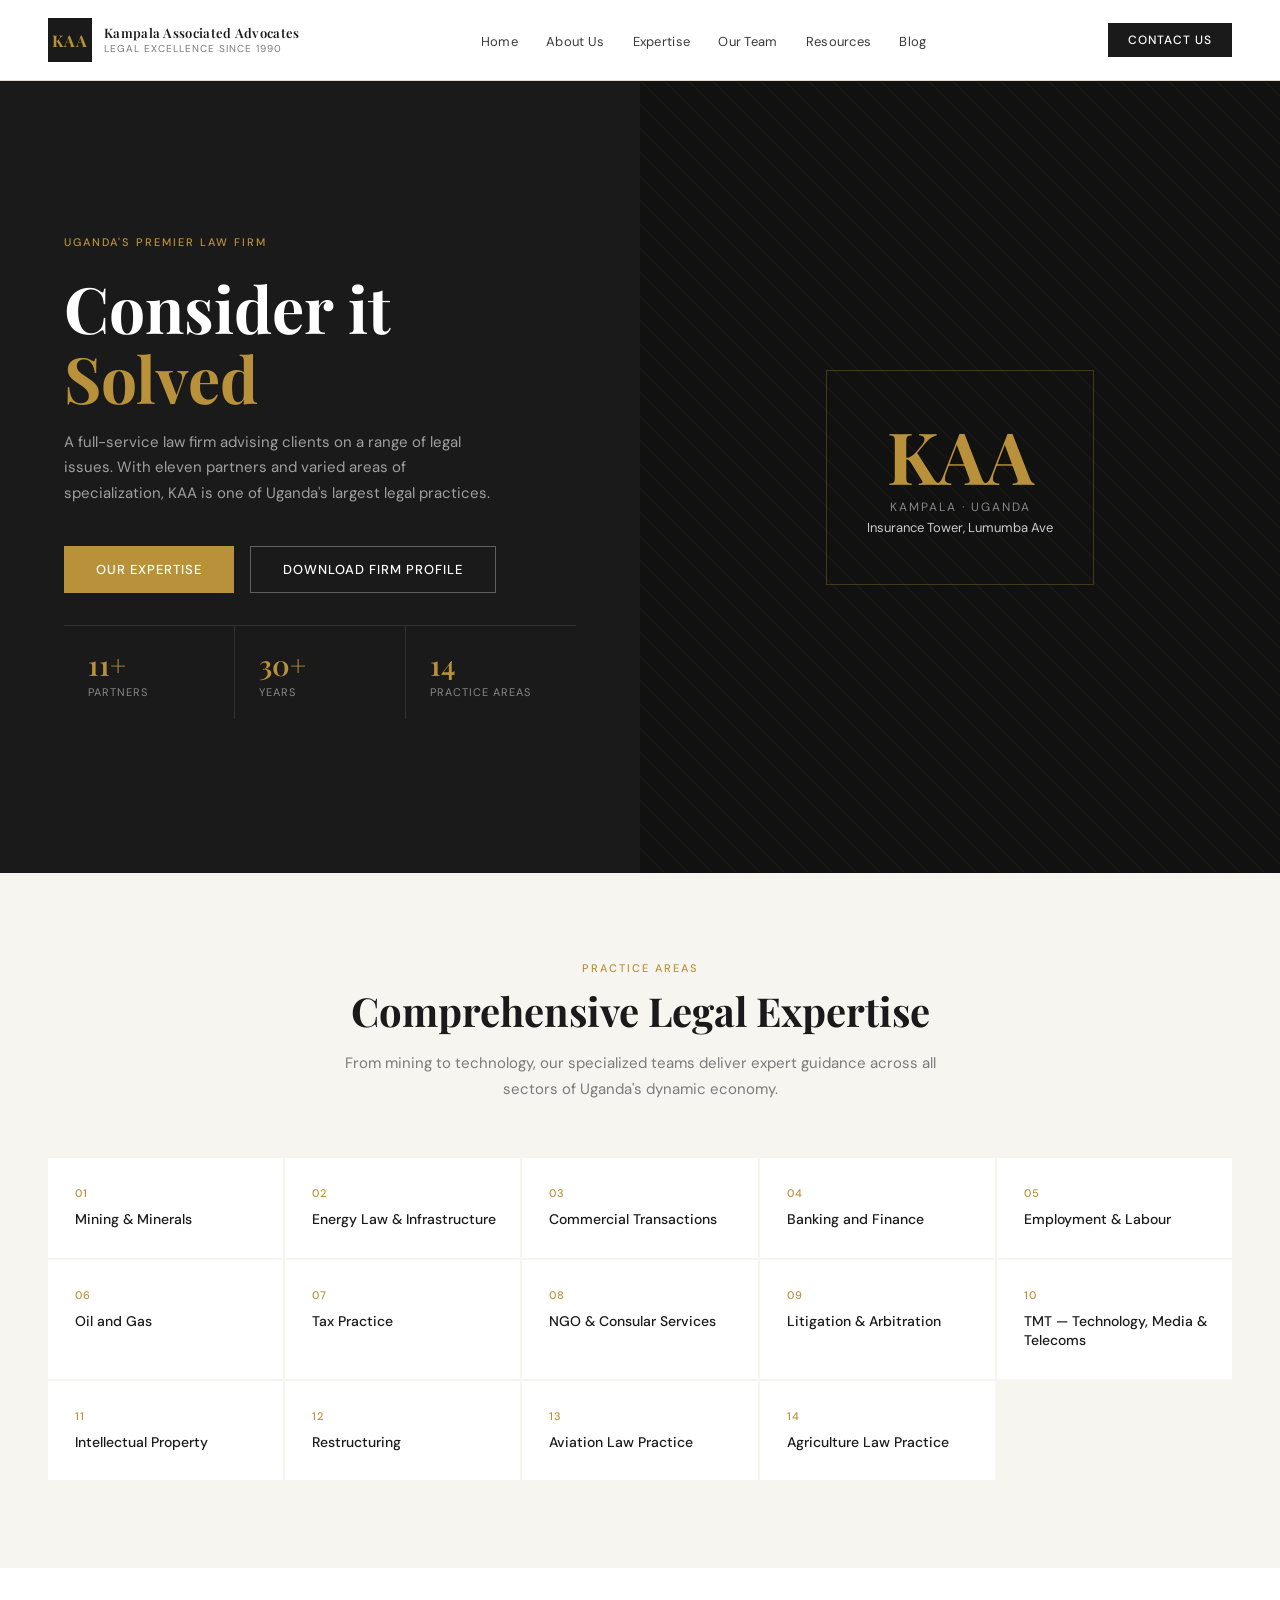
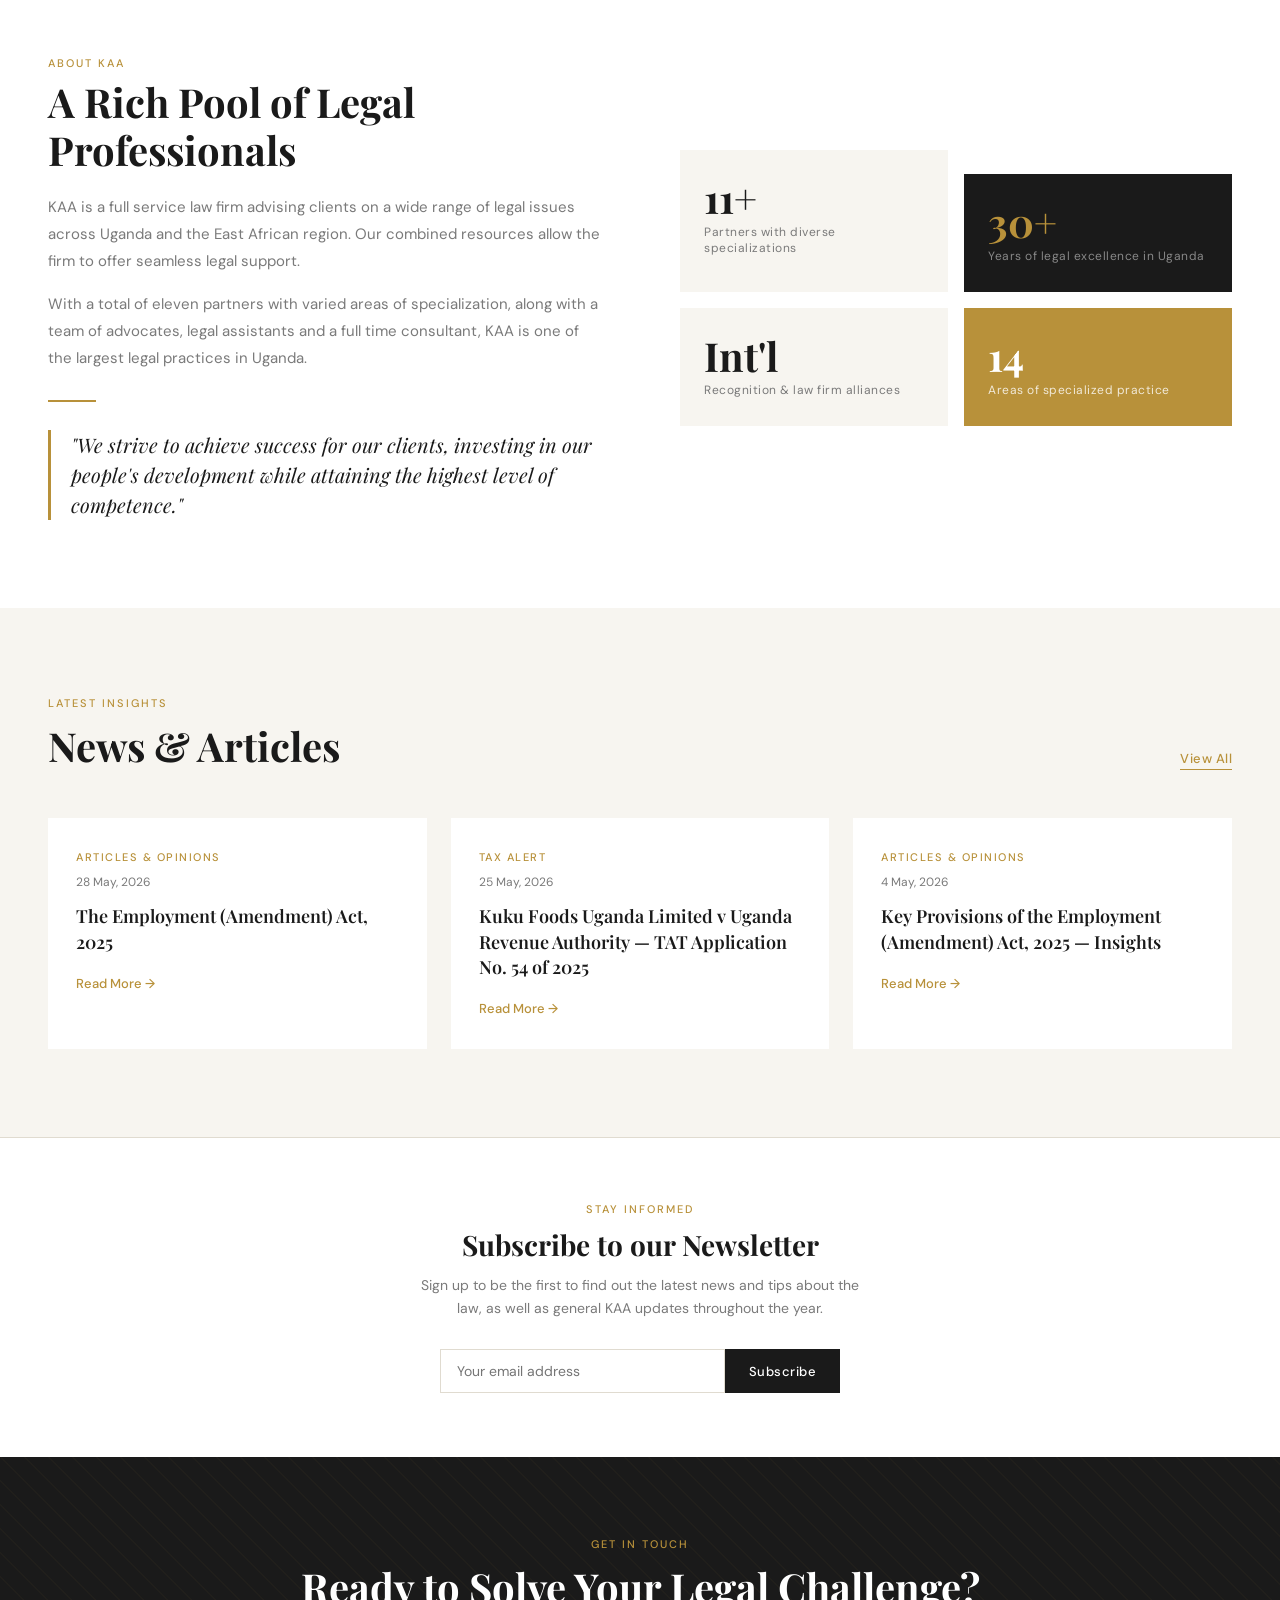
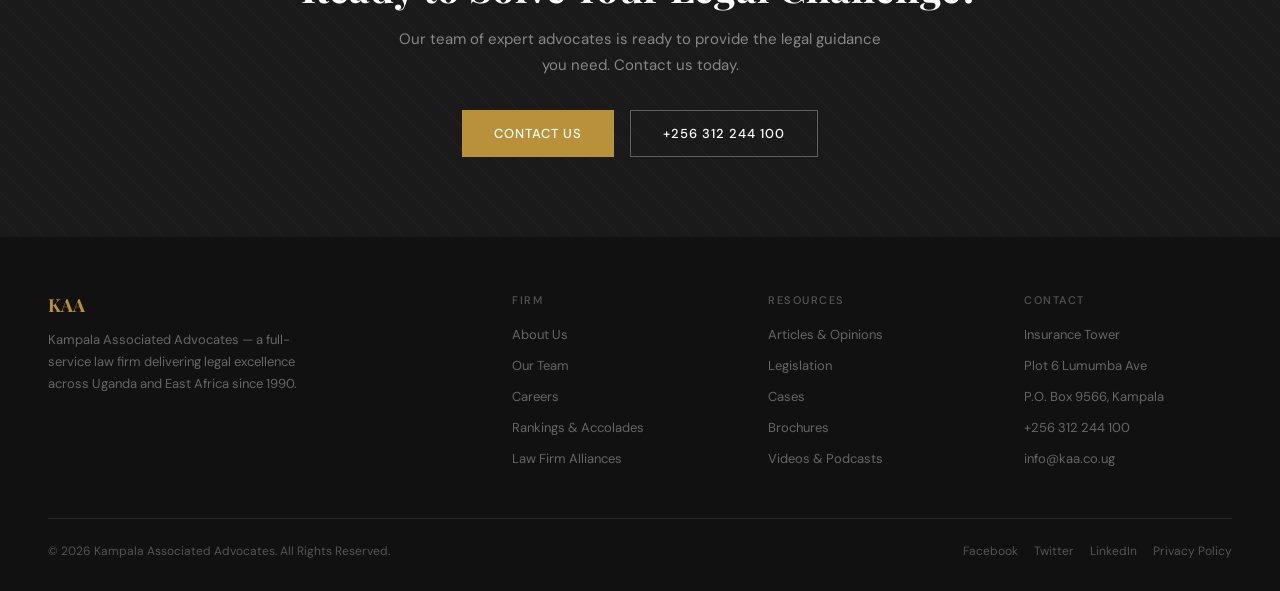
<file: new.html>
<!DOCTYPE html>
<html lang="en">
<head>
<meta charset="UTF-8">
<meta name="viewport" content="width=device-width, initial-scale=1.0">
<title>Consider it Solved — Kampala Associated Advocates (KAA)</title>
<link rel="preconnect" href="https://fonts.googleapis.com">
<link href="https://fonts.googleapis.com/css2?family=Playfair+Display:wght@400;600;700&family=DM+Sans:wght@300;400;500&display=swap" rel="stylesheet">
<style>
  *{margin:0;padding:0;box-sizing:border-box}
  :root{
    --kaa-gold:#B8913A;--kaa-dark:#1a1a1a;--kaa-mid:#2d2d2d;
    --kaa-light:#f7f5f0;--kaa-white:#ffffff;--kaa-border:#e0dbd0;
    --kaa-text:#3a3a3a;--kaa-muted:#7a7a7a;
  }
  body{font-family:'DM Sans',sans-serif;background:var(--kaa-white);color:var(--kaa-text)}
  .site-wrapper{max-width:100%;overflow-x:hidden}

  nav{
    display:flex;align-items:center;justify-content:space-between;
    padding:18px 48px;border-bottom:1px solid var(--kaa-border);
    background:var(--kaa-white);position:sticky;top:0;z-index:100
  }
  .logo{display:flex;align-items:center;gap:12px}
  .logo-mark{
    width:44px;height:44px;background:var(--kaa-dark);
    display:flex;align-items:center;justify-content:center;
    font-family:'Playfair Display',serif;color:var(--kaa-gold);
    font-size:16px;font-weight:700;letter-spacing:1px
  }
  .logo-text{font-family:'Playfair Display',serif;font-size:13px;font-weight:600;color:var(--kaa-dark);line-height:1.3;letter-spacing:0.3px}
  .logo-sub{font-size:10px;color:var(--kaa-muted);font-family:'DM Sans',sans-serif;font-weight:400;letter-spacing:1px;text-transform:uppercase}
  .nav-links{display:flex;gap:28px;list-style:none}
  .nav-links a{font-size:13px;color:var(--kaa-text);text-decoration:none;font-weight:400;letter-spacing:0.3px;transition:color 0.2s}
  .nav-links a:hover{color:var(--kaa-gold)}
  .nav-cta{
    background:var(--kaa-dark);color:var(--kaa-white);
    padding:9px 20px;font-size:12px;letter-spacing:1px;
    text-transform:uppercase;font-weight:500;cursor:pointer;
    border:none;font-family:'DM Sans',sans-serif;transition:background 0.2s
  }
  .nav-cta:hover{background:var(--kaa-gold)}
  .hamburger{display:none;flex-direction:column;gap:5px;cursor:pointer;background:none;border:none;padding:4px}
  .hamburger span{display:block;width:22px;height:2px;background:var(--kaa-dark)}

  .hero{
    display:grid;grid-template-columns:1fr 1fr;min-height:88vh;
    background:var(--kaa-dark);position:relative;overflow:hidden
  }
  .hero-left{
    padding:80px 64px;display:flex;flex-direction:column;justify-content:center;
    position:relative;z-index:2
  }
  .hero-tag{
    display:inline-block;font-size:11px;letter-spacing:2px;text-transform:uppercase;
    color:var(--kaa-gold);margin-bottom:24px;font-weight:500
  }
  .hero-title{
    font-family:'Playfair Display',serif;font-size:clamp(40px,5vw,64px);
    color:var(--kaa-white);font-weight:700;line-height:1.1;margin-bottom:16px
  }
  .hero-title span{color:var(--kaa-gold)}
  .hero-sub{font-size:15px;color:#a0a0a0;line-height:1.7;max-width:440px;margin-bottom:40px}
  .hero-btns{display:flex;gap:16px;flex-wrap:wrap}
  .btn-primary{
    background:var(--kaa-gold);color:var(--kaa-white);padding:14px 32px;
    font-size:13px;letter-spacing:1px;text-transform:uppercase;font-weight:500;
    cursor:pointer;border:none;font-family:'DM Sans',sans-serif;transition:opacity 0.2s
  }
  .btn-primary:hover{opacity:0.88}
  .btn-outline{
    background:transparent;color:var(--kaa-white);padding:14px 32px;
    font-size:13px;letter-spacing:1px;text-transform:uppercase;font-weight:500;
    cursor:pointer;border:1px solid rgba(255,255,255,0.3);font-family:'DM Sans',sans-serif;transition:border-color 0.2s,color 0.2s
  }
  .btn-outline:hover{border-color:var(--kaa-gold);color:var(--kaa-gold)}
  .hero-right{
    background:#111;display:flex;align-items:center;justify-content:center;
    position:relative;overflow:hidden
  }
  .hero-pattern{
    position:absolute;inset:0;
    background-image:repeating-linear-gradient(45deg,rgba(184,145,58,0.05) 0,rgba(184,145,58,0.05) 1px,transparent 0,transparent 50%);
    background-size:24px 24px
  }
  .hero-badge{
    position:relative;z-index:2;text-align:center;
    border:1px solid rgba(184,145,58,0.3);padding:48px 40px;
  }
  .hero-badge-num{
    font-family:'Playfair Display',serif;font-size:72px;color:var(--kaa-gold);
    font-weight:700;line-height:1
  }
  .hero-badge-text{font-size:12px;letter-spacing:2px;text-transform:uppercase;color:#888;margin-top:8px}
  .hero-badge-sub{font-size:13px;color:#ccc;margin-top:4px}
  .hero-stats{display:flex;gap:0;margin-top:32px;border-top:1px solid rgba(255,255,255,0.1)}
  .hero-stat{padding:20px 24px;flex:1;border-right:1px solid rgba(255,255,255,0.1)}
  .hero-stat:last-child{border-right:none}
  .hero-stat-num{font-family:'Playfair Display',serif;font-size:28px;color:var(--kaa-gold);font-weight:600}
  .hero-stat-label{font-size:11px;color:#888;letter-spacing:1px;text-transform:uppercase;margin-top:2px}

  .section-tag{font-size:11px;letter-spacing:2px;text-transform:uppercase;color:var(--kaa-gold);font-weight:500;margin-bottom:12px}
  .section-title{font-family:'Playfair Display',serif;font-size:clamp(28px,3.5vw,40px);color:var(--kaa-dark);font-weight:700;line-height:1.2}

  .expertise{padding:88px 48px;background:var(--kaa-light)}
  .expertise-header{text-align:center;max-width:600px;margin:0 auto 56px}
  .expertise-header .section-title{margin-bottom:16px}
  .expertise-header p{font-size:15px;color:var(--kaa-muted);line-height:1.7}
  .expertise-grid{
    display:grid;grid-template-columns:repeat(auto-fit,minmax(220px,1fr));gap:2px;
    max-width:1200px;margin:0 auto
  }
  .expertise-item{
    background:var(--kaa-white);padding:28px 24px;
    border-left:3px solid transparent;transition:border-color 0.2s,background 0.2s;
    cursor:pointer
  }
  .expertise-item:hover{border-left-color:var(--kaa-gold);background:#fdf9f3}
  .expertise-num{font-size:11px;color:var(--kaa-gold);letter-spacing:1px;margin-bottom:10px;font-weight:500}
  .expertise-name{font-size:14px;font-weight:500;color:var(--kaa-dark);line-height:1.4}

  .about{padding:88px 48px;background:var(--kaa-white)}
  .about-inner{display:grid;grid-template-columns:1fr 1fr;gap:80px;max-width:1200px;margin:0 auto;align-items:center}
  .about-left .section-tag{margin-bottom:8px}
  .about-left .section-title{margin-bottom:20px}
  .about-left p{font-size:15px;color:var(--kaa-muted);line-height:1.8;margin-bottom:16px}
  .about-divider{width:48px;height:2px;background:var(--kaa-gold);margin:28px 0}
  .about-quote{
    font-family:'Playfair Display',serif;font-size:20px;color:var(--kaa-dark);
    line-height:1.5;font-style:italic;border-left:3px solid var(--kaa-gold);padding-left:20px
  }
  .about-right{display:grid;grid-template-columns:1fr 1fr;gap:16px}
  .stat-card{background:var(--kaa-light);padding:28px 24px}
  .stat-card:nth-child(2){margin-top:24px;background:var(--kaa-dark)}
  .stat-card:nth-child(4){background:var(--kaa-gold)}
  .stat-card-num{font-family:'Playfair Display',serif;font-size:40px;font-weight:700;line-height:1;color:var(--kaa-dark)}
  .stat-card:nth-child(2) .stat-card-num{color:var(--kaa-gold)}
  .stat-card:nth-child(4) .stat-card-num{color:var(--kaa-white)}
  .stat-card-label{font-size:12px;letter-spacing:0.5px;color:var(--kaa-muted);margin-top:6px}
  .stat-card:nth-child(2) .stat-card-label{color:#888}
  .stat-card:nth-child(4) .stat-card-label{color:rgba(255,255,255,0.8)}

  .news{padding:88px 48px;background:var(--kaa-light)}
  .news-header{display:flex;align-items:flex-end;justify-content:space-between;max-width:1200px;margin:0 auto 48px}
  .news-header .section-title{margin-top:8px}
  .view-all{font-size:13px;color:var(--kaa-gold);text-decoration:none;letter-spacing:0.5px;font-weight:500;border-bottom:1px solid var(--kaa-gold);padding-bottom:2px}
  .news-grid{display:grid;grid-template-columns:repeat(auto-fit,minmax(280px,1fr));gap:24px;max-width:1200px;margin:0 auto}
  .news-card{background:var(--kaa-white);padding:32px 28px;transition:transform 0.2s;cursor:pointer}
  .news-card:hover{transform:translateY(-4px)}
  .news-cat{font-size:11px;letter-spacing:1.5px;text-transform:uppercase;color:var(--kaa-gold);font-weight:500;margin-bottom:10px}
  .news-date{font-size:12px;color:var(--kaa-muted);margin-bottom:14px}
  .news-title{font-family:'Playfair Display',serif;font-size:18px;color:var(--kaa-dark);font-weight:600;line-height:1.4}
  .news-arrow{margin-top:20px;display:flex;align-items:center;gap:6px;font-size:13px;color:var(--kaa-gold);font-weight:500}

  .newsletter{padding:64px 48px;background:var(--kaa-white);text-align:center;border-top:1px solid var(--kaa-border)}
  .newsletter .section-title{font-size:28px;margin-bottom:12px}
  .newsletter p{font-size:14px;color:var(--kaa-muted);max-width:440px;margin:0 auto 28px;line-height:1.7}
  .newsletter-form{display:flex;gap:0;max-width:400px;margin:0 auto}
  .newsletter-form input{
    flex:1;padding:12px 16px;border:1px solid var(--kaa-border);font-family:'DM Sans',sans-serif;
    font-size:14px;outline:none;color:var(--kaa-text)
  }
  .newsletter-form input:focus{border-color:var(--kaa-gold)}
  .newsletter-form button{
    background:var(--kaa-dark);color:var(--kaa-white);padding:12px 24px;
    border:none;font-family:'DM Sans',sans-serif;font-size:13px;font-weight:500;
    letter-spacing:0.5px;cursor:pointer;transition:background 0.2s
  }
  .newsletter-form button:hover{background:var(--kaa-gold)}

  .cta-banner{
    background:var(--kaa-dark);padding:80px 48px;text-align:center;
    background-image:repeating-linear-gradient(45deg,rgba(184,145,58,0.04) 0,rgba(184,145,58,0.04) 1px,transparent 0,transparent 50%);
    background-size:24px 24px
  }
  .cta-banner .section-title{color:var(--kaa-white);margin-bottom:16px}
  .cta-banner p{font-size:15px;color:#888;max-width:500px;margin:0 auto 32px;line-height:1.7}
  .cta-btns{display:flex;gap:16px;justify-content:center;flex-wrap:wrap}

  footer{background:#111;padding:56px 48px 32px;color:#888}
  .footer-top{display:grid;grid-template-columns:2fr 1fr 1fr 1fr;gap:48px;max-width:1200px;margin:0 auto;padding-bottom:40px;border-bottom:1px solid #2a2a2a}
  .footer-about .footer-logo{font-family:'Playfair Display',serif;font-size:18px;color:var(--kaa-gold);font-weight:700;margin-bottom:12px}
  .footer-about p{font-size:13px;line-height:1.7;color:#666;max-width:280px}
  .footer-col h4{font-size:11px;letter-spacing:1.5px;text-transform:uppercase;color:#555;margin-bottom:16px;font-weight:500}
  .footer-col ul{list-style:none}
  .footer-col li{margin-bottom:10px}
  .footer-col a{font-size:13px;color:#666;text-decoration:none;transition:color 0.2s}
  .footer-col a:hover{color:var(--kaa-gold)}
  .footer-bottom{max-width:1200px;margin:24px auto 0;display:flex;justify-content:space-between;align-items:center;font-size:12px;color:#555}
  .footer-socials{display:flex;gap:16px}
  .footer-socials a{font-size:12px;color:#555;text-decoration:none;transition:color 0.2s}
  .footer-socials a:hover{color:var(--kaa-gold)}

  @media(max-width:900px){
    .footer-top{grid-template-columns:1fr 1fr;gap:32px}
  }
  @media(max-width:768px){
    nav{padding:14px 20px}
    .nav-links{
      display:none;flex-direction:column;gap:0;
      position:absolute;top:72px;left:0;right:0;
      background:var(--kaa-white);border-bottom:1px solid var(--kaa-border);
      padding:8px 0
    }
    .nav-links.open{display:flex}
    .nav-links li a{display:block;padding:12px 24px;font-size:14px}
    .nav-cta{display:none}
    .hamburger{display:flex}
    nav{position:relative}
    .hero{grid-template-columns:1fr;min-height:auto}
    .hero-left{padding:48px 24px}
    .hero-right{display:none}
    .expertise{padding:56px 20px}
    .about{padding:56px 20px}
    .about-inner{grid-template-columns:1fr;gap:40px}
    .news{padding:56px 20px}
    .news-header{flex-direction:column;align-items:flex-start;gap:12px}
    .newsletter{padding:48px 20px}
    .newsletter-form{flex-direction:column}
    .footer-top{grid-template-columns:1fr;gap:28px;padding:0 0 32px}
    footer{padding:40px 20px 24px}
    .footer-bottom{flex-direction:column;gap:12px;text-align:center}
    .cta-banner{padding:56px 20px}
  }
</style>
</head>
<body>
<div class="site-wrapper">

  <nav id="main-nav">
    <div class="logo">
      <div class="logo-mark">KAA</div>
      <div>
        <div class="logo-text">Kampala Associated Advocates</div>
        <div class="logo-sub">Legal Excellence Since 1990</div>
      </div>
    </div>
    <ul class="nav-links" id="nav-links">
      <li><a href="#">Home</a></li>
      <li><a href="#">About Us</a></li>
      <li><a href="#">Expertise</a></li>
      <li><a href="#">Our Team</a></li>
      <li><a href="#">Resources</a></li>
      <li><a href="#">Blog</a></li>
    </ul>
    <button class="nav-cta">Contact Us</button>
    <button class="hamburger" id="hamburger" aria-label="Toggle menu">
      <span></span><span></span><span></span>
    </button>
  </nav>

  <div class="hero">
    <div class="hero-left">
      <span class="hero-tag">Uganda's Premier Law Firm</span>
      <h1 class="hero-title">Consider it<br><span>Solved</span></h1>
      <p class="hero-sub">A full-service law firm advising clients on a range of legal issues. With eleven partners and varied areas of specialization, KAA is one of Uganda's largest legal practices.</p>
      <div class="hero-btns">
        <button class="btn-primary">Our Expertise</button>
        <button class="btn-outline">Download Firm Profile</button>
      </div>
      <div class="hero-stats">
        <div class="hero-stat">
          <div class="hero-stat-num">11+</div>
          <div class="hero-stat-label">Partners</div>
        </div>
        <div class="hero-stat">
          <div class="hero-stat-num">30+</div>
          <div class="hero-stat-label">Years</div>
        </div>
        <div class="hero-stat">
          <div class="hero-stat-num">14</div>
          <div class="hero-stat-label">Practice Areas</div>
        </div>
      </div>
    </div>
    <div class="hero-right">
      <div class="hero-pattern"></div>
      <div class="hero-badge">
        <div class="hero-badge-num">KAA</div>
        <div class="hero-badge-text">Kampala &middot; Uganda</div>
        <div class="hero-badge-sub">Insurance Tower, Lumumba Ave</div>
      </div>
    </div>
  </div>

  <section class="expertise">
    <div class="expertise-header">
      <div class="section-tag">Practice Areas</div>
      <h2 class="section-title">Comprehensive Legal Expertise</h2>
      <p>From mining to technology, our specialized teams deliver expert guidance across all sectors of Uganda's dynamic economy.</p>
    </div>
    <div class="expertise-grid">
      <div class="expertise-item"><div class="expertise-num">01</div><div class="expertise-name">Mining &amp; Minerals</div></div>
      <div class="expertise-item"><div class="expertise-num">02</div><div class="expertise-name">Energy Law &amp; Infrastructure</div></div>
      <div class="expertise-item"><div class="expertise-num">03</div><div class="expertise-name">Commercial Transactions</div></div>
      <div class="expertise-item"><div class="expertise-num">04</div><div class="expertise-name">Banking and Finance</div></div>
      <div class="expertise-item"><div class="expertise-num">05</div><div class="expertise-name">Employment &amp; Labour</div></div>
      <div class="expertise-item"><div class="expertise-num">06</div><div class="expertise-name">Oil and Gas</div></div>
      <div class="expertise-item"><div class="expertise-num">07</div><div class="expertise-name">Tax Practice</div></div>
      <div class="expertise-item"><div class="expertise-num">08</div><div class="expertise-name">NGO &amp; Consular Services</div></div>
      <div class="expertise-item"><div class="expertise-num">09</div><div class="expertise-name">Litigation &amp; Arbitration</div></div>
      <div class="expertise-item"><div class="expertise-num">10</div><div class="expertise-name">TMT &mdash; Technology, Media &amp; Telecoms</div></div>
      <div class="expertise-item"><div class="expertise-num">11</div><div class="expertise-name">Intellectual Property</div></div>
      <div class="expertise-item"><div class="expertise-num">12</div><div class="expertise-name">Restructuring</div></div>
      <div class="expertise-item"><div class="expertise-num">13</div><div class="expertise-name">Aviation Law Practice</div></div>
      <div class="expertise-item"><div class="expertise-num">14</div><div class="expertise-name">Agriculture Law Practice</div></div>
    </div>
  </section>

  <section class="about">
    <div class="about-inner">
      <div class="about-left">
        <div class="section-tag">About KAA</div>
        <h2 class="section-title">A Rich Pool of Legal Professionals</h2>
        <p>KAA is a full service law firm advising clients on a wide range of legal issues across Uganda and the East African region. Our combined resources allow the firm to offer seamless legal support.</p>
        <p>With a total of eleven partners with varied areas of specialization, along with a team of advocates, legal assistants and a full time consultant, KAA is one of the largest legal practices in Uganda.</p>
        <div class="about-divider"></div>
        <div class="about-quote">"We strive to achieve success for our clients, investing in our people's development while attaining the highest level of competence."</div>
      </div>
      <div class="about-right">
        <div class="stat-card">
          <div class="stat-card-num">11+</div>
          <div class="stat-card-label">Partners with diverse specializations</div>
        </div>
        <div class="stat-card">
          <div class="stat-card-num">30+</div>
          <div class="stat-card-label">Years of legal excellence in Uganda</div>
        </div>
        <div class="stat-card">
          <div class="stat-card-num">Int'l</div>
          <div class="stat-card-label">Recognition &amp; law firm alliances</div>
        </div>
        <div class="stat-card">
          <div class="stat-card-num">14</div>
          <div class="stat-card-label">Areas of specialized practice</div>
        </div>
      </div>
    </div>
  </section>

  <section class="news">
    <div class="news-header">
      <div>
        <div class="section-tag">Latest Insights</div>
        <h2 class="section-title">News &amp; Articles</h2>
      </div>
      <a href="#" class="view-all">View All</a>
    </div>
    <div class="news-grid">
      <div class="news-card">
        <div class="news-cat">Articles &amp; Opinions</div>
        <div class="news-date">28 May, 2026</div>
        <h3 class="news-title">The Employment (Amendment) Act, 2025</h3>
        <div class="news-arrow">Read More &rarr;</div>
      </div>
      <div class="news-card">
        <div class="news-cat">Tax Alert</div>
        <div class="news-date">25 May, 2026</div>
        <h3 class="news-title">Kuku Foods Uganda Limited v Uganda Revenue Authority &mdash; TAT Application No. 54 of 2025</h3>
        <div class="news-arrow">Read More &rarr;</div>
      </div>
      <div class="news-card">
        <div class="news-cat">Articles &amp; Opinions</div>
        <div class="news-date">4 May, 2026</div>
        <h3 class="news-title">Key Provisions of the Employment (Amendment) Act, 2025 &mdash; Insights</h3>
        <div class="news-arrow">Read More &rarr;</div>
      </div>
    </div>
  </section>

  <section class="newsletter">
    <div class="section-tag" style="text-align:center">Stay Informed</div>
    <h2 class="section-title">Subscribe to our Newsletter</h2>
    <p>Sign up to be the first to find out the latest news and tips about the law, as well as general KAA updates throughout the year.</p>
    <div class="newsletter-form">
      <input type="email" placeholder="Your email address">
      <button type="button">Subscribe</button>
    </div>
  </section>

  <section class="cta-banner">
    <div class="section-tag">Get in Touch</div>
    <h2 class="section-title" style="color:#fff">Ready to Solve Your Legal Challenge?</h2>
    <p>Our team of expert advocates is ready to provide the legal guidance you need. Contact us today.</p>
    <div class="cta-btns">
      <button class="btn-primary">Contact Us</button>
      <button class="btn-outline">+256 312 244 100</button>
    </div>
  </section>

  <footer>
    <div class="footer-top">
      <div class="footer-about">
        <div class="footer-logo">KAA</div>
        <p>Kampala Associated Advocates &mdash; a full-service law firm delivering legal excellence across Uganda and East Africa since 1990.</p>
      </div>
      <div class="footer-col">
        <h4>Firm</h4>
        <ul>
          <li><a href="#">About Us</a></li>
          <li><a href="#">Our Team</a></li>
          <li><a href="#">Careers</a></li>
          <li><a href="#">Rankings &amp; Accolades</a></li>
          <li><a href="#">Law Firm Alliances</a></li>
        </ul>
      </div>
      <div class="footer-col">
        <h4>Resources</h4>
        <ul>
          <li><a href="#">Articles &amp; Opinions</a></li>
          <li><a href="#">Legislation</a></li>
          <li><a href="#">Cases</a></li>
          <li><a href="#">Brochures</a></li>
          <li><a href="#">Videos &amp; Podcasts</a></li>
        </ul>
      </div>
      <div class="footer-col">
        <h4>Contact</h4>
        <ul>
          <li><a href="#">Insurance Tower</a></li>
          <li><a href="#">Plot 6 Lumumba Ave</a></li>
          <li><a href="#">P.O. Box 9566, Kampala</a></li>
          <li><a href="tel:+256312244100">+256 312 244 100</a></li>
          <li><a href="mailto:info@kaa.co.ug">info@kaa.co.ug</a></li>
        </ul>
      </div>
    </div>
    <div class="footer-bottom">
      <span>&copy; 2026 Kampala Associated Advocates. All Rights Reserved.</span>
      <div class="footer-socials">
        <a href="https://web.facebook.com/KAAdvocates" target="_blank">Facebook</a>
        <a href="https://twitter.com/KAAdvocates" target="_blank">Twitter</a>
        <a href="https://www.linkedin.com/company/kampala-associated-advocates-official/" target="_blank">LinkedIn</a>
        <a href="#">Privacy Policy</a>
      </div>
    </div>
  </footer>

</div>

<script>
  const hamburger = document.getElementById('hamburger');
  const navLinks = document.getElementById('nav-links');
  hamburger.addEventListener('click', () => {
    navLinks.classList.toggle('open');
  });
</script>
</body>
</html>
</file>
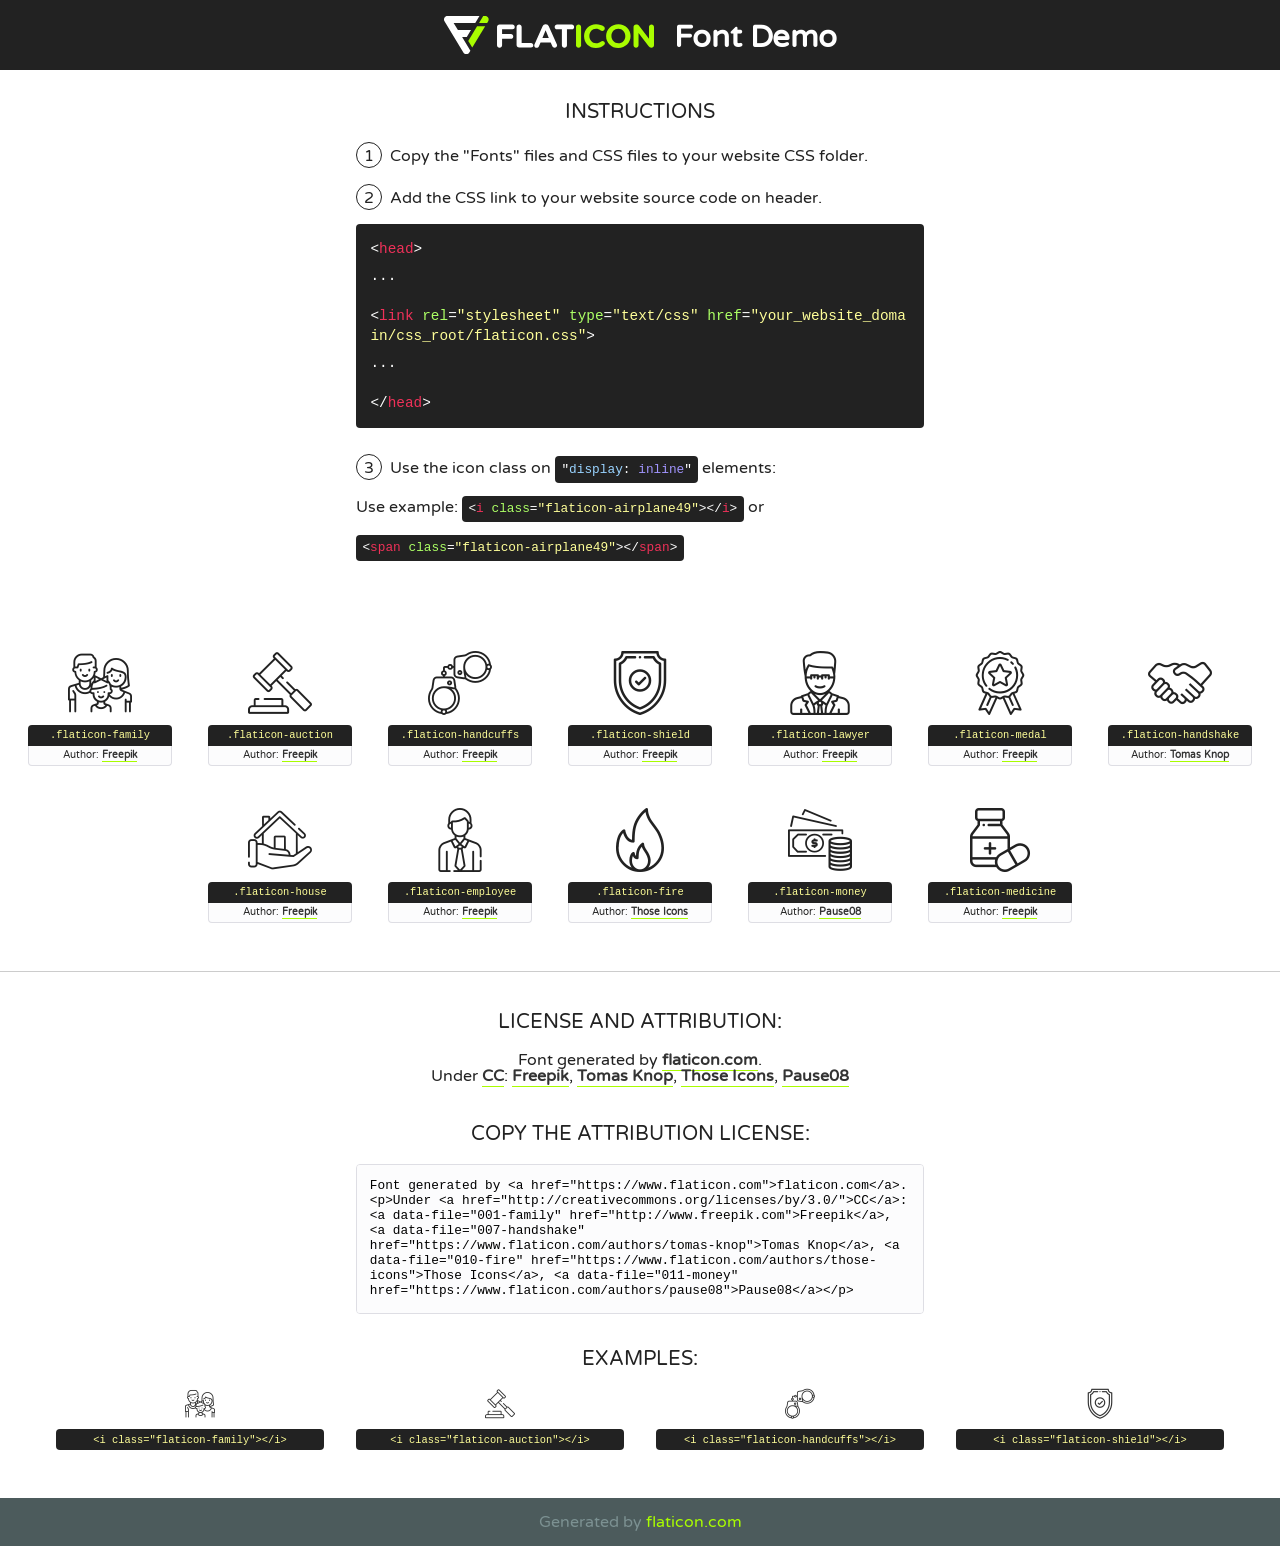
<file: fonts/flaticon/font/flaticon.html>
<!DOCTYPE html>
<!--
  Flaticon icon font: Flaticon
  Creation date: 14/01/2019 09:57
-->
<html>
<!DOCTYPE html>
<html>

<head>
    <title>Flaticon WebFont</title>
    <link href="http://fonts.googleapis.com/css?family=Varela+Round" rel="stylesheet" type="text/css" />
    <link rel="stylesheet" type="text/css" href="flaticon.css">
    <meta charset="UTF-8">
    <style>
    html, body, div, span, applet, object, iframe,
    h1, h2, h3, h4, h5, h6, p, blockquote, pre,
    a, abbr, acronym, address, big, cite, code,
    del, dfn, em, img, ins, kbd, q, s, samp,
    small, strike, strong, sub, sup, tt, var,
    b, u, i, center,
    dl, dt, dd, ol, ul, li,
    fieldset, form, label, legend,
    table, caption, tbody, tfoot, thead, tr, th, td,
    article, aside, canvas, details, embed, 
    figure, figcaption, footer, header, hgroup, 
    menu, nav, output, ruby, section, summary,
    time, mark, audio, video {
        margin: 0;
        padding: 0;
        border: 0;
        font-size: 100%;
        font: inherit;
        vertical-align: baseline;
    }
    /* HTML5 display-role reset for older browsers */
    article, aside, details, figcaption, figure, 
    footer, header, hgroup, menu, nav, section {
        display: block;
    }
    body {
        line-height: 1;
    }
    ol, ul {
        list-style: none;
    }
    blockquote, q {
        quotes: none;
    }
    blockquote:before, blockquote:after,
    q:before, q:after {
        content: '';
        content: none;
    }
    table {
        border-collapse: collapse;
        border-spacing: 0;
    }
    body {
        font-family: 'Varela Round', Helvetica, Arial, sans-serif;
        font-size: 16px;
        color: #222;
    }
    a {
        color: #333;
        border-bottom: 1px solid #a9fd00;
        font-weight: bold;
        text-decoration: none;
    }
    * {
        -moz-box-sizing: border-box;
        -webkit-box-sizing: border-box;
        box-sizing: border-box;
        margin: 0;
        padding: 0;
    }
    [class^="flaticon-"]:before, [class*=" flaticon-"]:before, [class^="flaticon-"]:after, [class*=" flaticon-"]:after {
        font-family: Flaticon;
        font-size: 30px;
        font-style: normal;
        margin-left: 20px;
        color: #333;
    }
    .wrapper {
        max-width: 600px;
        margin: auto;
        padding: 0 1em;
    }
    .title {
        font-size: 1.25em;
        text-align: center;
        margin-bottom: 1em;
        text-transform: uppercase;
    }
    header {
        text-align: center;
        background-color: #222;
        color: #fff;
        padding: 1em;
    }
    header .logo {
        width: 210px;
        height: 38px;
        display: inline-block;
        vertical-align: middle;
        margin-right: 1em;
        border: none;
    }
    header strong {
        font-size: 1.95em;
        font-weight: bold;
        vertical-align: middle;
        margin-top: 5px;
        display: inline-block;
    }
    .demo {
        margin: 2em auto;
        line-height: 1.25em;
    }
    .demo ul li {
        margin-bottom: 1em;
    }
    .demo ul li .num {
        color: #222;
        border-radius: 20px;
        display: inline-block;
        width: 26px;
        padding: 3px;
        height: 26px;
        text-align: center;
        margin-right: 0.5em;
        border: 1px solid #222;
    }
    .demo ul li code {
        background-color: #222;
        border-radius: 4px;
        padding: 0.25em 0.5em;
        display: inline-block;
        color: #fff;
        font-family: Consolas,Monaco,Lucida Console,Liberation Mono,DejaVu Sans Mono,Bitstream Vera Sans Mono,Courier New, monospace;
        font-weight: lighter;
        margin-top: 1em;
        font-size: 0.8em;
        word-break: break-all;
    }
    .demo ul li code.big {
        padding: 1em;
        font-size: 0.9em;
    }
    .demo ul li code .red {
        color: #EF3159;
    }
    .demo ul li code .green {
        color: #ACFF65;
    }
    .demo ul li code .yellow {
        color: #FFFF99;
    }
    .demo ul li code .blue {
        color: #99D3FF;
    }
    .demo ul li code .purple {
        color: #A295FF;
    }
    .demo ul li code .dots {
        margin-top: 0.5em;
        display: block;
    }
    #glyphs {
        border-bottom: 1px solid #ccc;
        padding: 2em 0;
        text-align: center;
    }
    .glyph {
        display: inline-block;
        width: 9em;
        margin: 1em;
        text-align: center;
        vertical-align: top;
        background: #FFF;
    }
    .glyph .glyph-icon {
        padding: 10px;
        display: block;
        font-family:"Flaticon";
        font-size: 64px;
        line-height: 1;
    }
    .glyph .glyph-icon:before {
        font-size: 64px;
        color: #222;
        margin-left: 0;
    }
    .class-name {
        font-size: 0.65em;
        background-color: #222;
        color: #fff;
        border-radius: 4px 4px 0 0;
        padding: 0.5em;
        color: #FFFF99;
        font-family: Consolas,Monaco,Lucida Console,Liberation Mono,DejaVu Sans Mono,Bitstream Vera Sans Mono,Courier New, monospace;
    }
    .author-name {
        font-size: 0.6em;
        background-color: #fcfcfd;
        border: 1px solid #DEDEE4;
        border-top: 0;
        border-radius: 0 0 4px 4px;
        padding: 0.5em;
    }
    .class-name:last-child {
        font-size: 10px;
        color:#888;
    }
    .class-name:last-child a {
        font-size: 10px;
        color:#555;
    }
    .class-name:last-child a:hover {
        color:#a9fd00;
    }
    .glyph > input {
        display: block;
        width: 100px;
        margin: 5px auto;
        text-align: center;
        font-size: 12px;
        cursor: text;
    }
    .glyph > input.icon-input {
        font-family:"Flaticon";
        font-size: 16px;
        margin-bottom: 10px;
    }
    .attribution .title {
        margin-top: 2em;
    }
    .attribution textarea {
        background-color: #fcfcfd;
        padding: 1em;
        border: none;
        box-shadow: none;
        border: 1px solid #DEDEE4;
        border-radius: 4px;
        resize: none;
        width: 100%;
        height: 150px;
        font-size: 0.8em;
        font-family: Consolas,Monaco,Lucida Console,Liberation Mono,DejaVu Sans Mono,Bitstream Vera Sans Mono,Courier New, monospace;
        -webkit-appearance: none;
    }
    .iconsuse {
        margin: 2em auto;
        text-align: center;
        max-width: 1200px;
    }
    .iconsuse:after {
        content: '';
        display: table;
        clear: both;
    }
    .iconsuse .image {
        float: left;
        width: 25%;
        padding: 0 1em;
    }
    .iconsuse .image p {
        margin-bottom: 1em;
    }
    .iconsuse .image span {
        display: block;
        font-size: 0.65em;
        background-color: #222;
        color: #fff;
        border-radius: 4px;
        padding: 0.5em;
        color: #FFFF99;
        margin-top: 1em;
        font-family: Consolas,Monaco,Lucida Console,Liberation Mono,DejaVu Sans Mono,Bitstream Vera Sans Mono,Courier New, monospace;
    }
    #footer {
        text-align: center;
        background-color: #4C5B5C;
        color: #7c9192;
        padding: 1em;
    }
    #footer a {
        border: none;
        color: #a9fd00;
        font-weight: normal;
    }
    @media (max-width: 960px) {
        .iconsuse .image {
            width: 50%;
        }
    }
    @media (max-width: 560px) {
        .iconsuse .image {
            width: 100%;
        }
    }
    </style>
</head>

<body class="characters-off">

    <header>
        <a href="https://www.flaticon.com" target="_blank" class="logo">
            <svg version="1.1" xmlns="http://www.w3.org/2000/svg" xmlns:xlink="http://www.w3.org/1999/xlink" xmlns:a="http://ns.adobe.com/AdobeSVGViewerExtensions/3.0/" viewBox="0 0 560.875 102.036" enable-background="new 0 0 560.875 102.036" xml:space="preserve">
                <defs>
                </defs>
                <g>
                    <g class="letters">
                        <path fill="#ffffff" d="M141.596,29.675c0-3.777,2.985-6.767,6.764-6.767h34.438c3.426,0,6.15,2.728,6.15,6.15
                        c0,3.43-2.724,6.149-6.15,6.149h-27.674v13.091h23.719c3.429,0,6.151,2.724,6.151,6.15c0,3.43-2.723,6.149-6.151,6.149h-23.719
                        v17.574c0,3.773-2.986,6.761-6.764,6.761c-3.779,0-6.764-2.989-6.764-6.761V29.675z"></path>
                        <path fill="#ffffff" d="M193.844,29.149c0-3.781,2.985-6.767,6.764-6.767c3.776,0,6.763,2.985,6.763,6.767v42.957h25.039
                        c3.426,0,6.149,2.726,6.149,6.153c0,3.425-2.723,6.15-6.149,6.15h-31.802c-3.779,0-6.764-2.986-6.764-6.768V29.149z"></path>
                        <path fill="#ffffff" d="M241.891,75.71l21.438-48.407c1.492-3.341,4.215-5.357,7.906-5.357h0.792
                        c3.686,0,6.323,2.017,7.815,5.357l21.439,48.407c0.436,0.967,0.701,1.845,0.701,2.723c0,3.602-2.809,6.501-6.414,6.501
                        c-3.161,0-5.269-1.845-6.499-4.655l-4.132-9.661h-27.059l-4.301,10.102c-1.144,2.631-3.426,4.214-6.237,4.214
                        c-3.517,0-6.24-2.81-6.24-6.325C241.1,77.64,241.451,76.677,241.891,75.71z M279.932,58.666l-8.521-20.297l-8.526,20.297H279.932
                        z"></path>
                        <path fill="#ffffff" d="M314.864,35.387H301.86c-3.429,0-6.239-2.813-6.239-6.238c0-3.429,2.811-6.24,6.239-6.24h39.533
                        c3.426,0,6.237,2.811,6.237,6.24c0,3.425-2.811,6.238-6.237,6.238h-13.001v42.785c0,3.773-2.99,6.761-6.764,6.761
                        c-3.779,0-6.764-2.989-6.764-6.761V35.387z"></path>
                        <path fill="#A9FD00" d="M352.615,29.149c0-3.781,2.985-6.767,6.767-6.767c3.774,0,6.761,2.985,6.761,6.767v49.024
                        c0,3.773-2.987,6.761-6.761,6.761c-3.781,0-6.767-2.989-6.767-6.761V29.149z"></path>
                        <path fill="#A9FD00" d="M374.132,53.836v-0.179c0-17.481,13.178-31.801,32.065-31.801c9.22,0,15.459,2.458,20.557,6.238
                        c1.402,1.054,2.637,2.985,2.637,5.357c0,3.692-2.985,6.59-6.681,6.59c-1.845,0-3.071-0.702-4.044-1.319
                        c-3.776-2.813-7.729-4.393-12.562-4.393c-10.364,0-17.831,8.611-17.831,19.154v0.173c0,10.542,7.291,19.329,17.831,19.329
                        c5.715,0,9.492-1.756,13.359-4.834c1.049-0.874,2.458-1.491,4.039-1.491c3.429,0,6.325,2.813,6.325,6.236
                        c0,2.106-1.056,3.78-2.282,4.834c-5.539,4.834-12.036,7.733-21.878,7.733C387.572,85.464,374.132,71.493,374.132,53.836z"></path>
                        <path fill="#A9FD00" d="M433.009,53.836v-0.179c0-17.481,13.79-31.801,32.766-31.801c18.981,0,32.592,14.143,32.592,31.628v0.173
                        c0,17.483-13.785,31.807-32.769,31.807C446.625,85.464,433.009,71.32,433.009,53.836z M484.224,53.836v-0.179
                        c0-10.539-7.725-19.326-18.626-19.326c-10.893,0-18.449,8.611-18.449,19.154v0.173c0,10.542,7.73,19.329,18.626,19.329
                        C476.676,72.986,484.224,64.378,484.224,53.836z"></path>
                        <path fill="#A9FD00" d="M506.233,29.321c0-3.774,2.99-6.763,6.767-6.763h1.401c3.252,0,5.183,1.583,7.029,3.953l26.093,34.265
                        V29.059c0-3.692,2.99-6.677,6.681-6.677c3.683,0,6.671,2.985,6.671,6.677v48.934c0,3.78-2.987,6.765-6.764,6.765h-0.436
                        c-3.257,0-5.188-1.581-7.034-3.953l-27.056-35.492v32.944c0,3.687-2.985,6.676-6.678,6.676c-3.683,0-6.673-2.989-6.673-6.676
                        V29.321z"></path>
                    </g>
                    <g class="insignia">
                        <path fill="#ffffff" d="M48.372,56.137h12.517l11.156-18.537H37.186L25.688,18.539h57.825L94.668,0H9.271
                        C5.925,0,2.842,1.801,1.198,4.716c-1.644,2.907-1.593,6.482,0.134,9.343l50.38,83.501c1.678,2.781,4.689,4.476,7.938,4.476
                        c3.246,0,6.257-1.695,7.935-4.476l2.898-4.804L48.372,56.137z"></path>
                        <g class="i">
                            <path fill="#A9FD00" d="M93.575,18.539h0.031v0.004l21.652,0.004l2.705-4.488c1.727-2.861,1.778-6.436,0.133-9.343
                            C116.454,1.801,113.371,0,110.026,0h-5.294L93.575,18.539z"></path>
                            <polygon fill="#A9FD00" points="88.291,27.356 64.725,66.486 75.519,84.404 109.942,27.356"></polygon>
                        </g>
                    </g>
                </g>
            </svg>
        </a>
        <strong>Font Demo</strong>
    </header>


    <section class="demo wrapper">

        <p class="title">Instructions</p>

        <ul>
            <li>
                <span class="num">1</span>Copy the "Fonts" files and CSS files to your website CSS folder.
            </li>
            <li>
                <span class="num">2</span>Add the CSS link to your website source code on header.
                <code class="big">
                    &lt;<span class="red">head</span>&gt;
                    <br/><span class="dots">...</span>
                    <br/>&lt;<span class="red">link</span> <span class="green">rel</span>=<span class="yellow">"stylesheet"</span> <span class="green">type</span>=<span class="yellow">"text/css"</span> <span class="green">href</span>=<span class="yellow">"your_website_domain/css_root/flaticon.css"</span>&gt;
                    <br/><span class="dots">...</span>
                    <br/>&lt;/<span class="red">head</span>&gt;
                </code>
            </li>

            <li>
                <p>
                    <span class="num">3</span>Use the icon class on <code>"<span class="blue">display</span>:<span class="purple"> inline</span>"</code> elements:
                    <br />
                    Use example: <code>&lt;<span class="red">i</span> <span class="green">class</span>=<span class="yellow">&quot;flaticon-airplane49&quot;</span>&gt;&lt;/<span class="red">i</span>&gt;</code> or <code>&lt;<span class="red">span</span> <span class="green">class</span>=<span class="yellow">&quot;flaticon-airplane49&quot;</span>&gt;&lt;/<span class="red">span</span>&gt;</code>
            </li>
        </ul>

    </section>




   <section id="glyphs">          
    
      
        <div class="glyph"><div class="glyph-icon flaticon-family"></div>
            <div class="class-name">.flaticon-family</div>
            <div class="author-name">Author: <a data-file="001-family" href="http://www.freepik.com">Freepik</a> </div> 
        </div>        
        
        <div class="glyph"><div class="glyph-icon flaticon-auction"></div>
            <div class="class-name">.flaticon-auction</div>
            <div class="author-name">Author: <a data-file="002-auction" href="http://www.freepik.com">Freepik</a> </div> 
        </div>        
        
        <div class="glyph"><div class="glyph-icon flaticon-handcuffs"></div>
            <div class="class-name">.flaticon-handcuffs</div>
            <div class="author-name">Author: <a data-file="003-handcuffs" href="http://www.freepik.com">Freepik</a> </div> 
        </div>        
        
        <div class="glyph"><div class="glyph-icon flaticon-shield"></div>
            <div class="class-name">.flaticon-shield</div>
            <div class="author-name">Author: <a data-file="004-shield" href="http://www.freepik.com">Freepik</a> </div> 
        </div>        
        
        <div class="glyph"><div class="glyph-icon flaticon-lawyer"></div>
            <div class="class-name">.flaticon-lawyer</div>
            <div class="author-name">Author: <a data-file="005-lawyer" href="http://www.freepik.com">Freepik</a> </div> 
        </div>        
        
        <div class="glyph"><div class="glyph-icon flaticon-medal"></div>
            <div class="class-name">.flaticon-medal</div>
            <div class="author-name">Author: <a data-file="006-medal" href="http://www.freepik.com">Freepik</a> </div> 
        </div>        
        
        <div class="glyph"><div class="glyph-icon flaticon-handshake"></div>
            <div class="class-name">.flaticon-handshake</div>
            <div class="author-name">Author: <a data-file="007-handshake" href="https://www.flaticon.com/authors/tomas-knop">Tomas Knop</a> </div> 
        </div>        
        
        <div class="glyph"><div class="glyph-icon flaticon-house"></div>
            <div class="class-name">.flaticon-house</div>
            <div class="author-name">Author: <a data-file="008-house" href="http://www.freepik.com">Freepik</a> </div> 
        </div>        
        
        <div class="glyph"><div class="glyph-icon flaticon-employee"></div>
            <div class="class-name">.flaticon-employee</div>
            <div class="author-name">Author: <a data-file="009-employee" href="http://www.freepik.com">Freepik</a> </div> 
        </div>        
        
        <div class="glyph"><div class="glyph-icon flaticon-fire"></div>
            <div class="class-name">.flaticon-fire</div>
            <div class="author-name">Author: <a data-file="010-fire" href="https://www.flaticon.com/authors/those-icons">Those Icons</a> </div> 
        </div>        
        
        <div class="glyph"><div class="glyph-icon flaticon-money"></div>
            <div class="class-name">.flaticon-money</div>
            <div class="author-name">Author: <a data-file="011-money" href="https://www.flaticon.com/authors/pause08">Pause08</a> </div> 
        </div>        
        
        <div class="glyph"><div class="glyph-icon flaticon-medicine"></div>
            <div class="class-name">.flaticon-medicine</div>
            <div class="author-name">Author: <a data-file="012-medicine" href="http://www.freepik.com">Freepik</a> </div> 
        </div>        
        

    </section>



    <section class="attribution wrapper"   style="text-align:center;">

      <div class="title">License and attribution:</div><div class="attrDiv">Font generated by <a href="https://www.flaticon.com">flaticon.com</a>. <div><p>Under <a href="http://creativecommons.org/licenses/by/3.0/">CC</a>: <a data-file="001-family" href="http://www.freepik.com">Freepik</a>, <a data-file="007-handshake" href="https://www.flaticon.com/authors/tomas-knop">Tomas Knop</a>, <a data-file="010-fire" href="https://www.flaticon.com/authors/those-icons">Those Icons</a>, <a data-file="011-money" href="https://www.flaticon.com/authors/pause08">Pause08</a></p>  </div>
      </div>
      <div class="title">Copy the Attribution License:</div>

    <textarea onclick="this.focus();this.select();">Font generated by &lt;a href=&quot;https://www.flaticon.com&quot;&gt;flaticon.com&lt;/a&gt;. <p>Under <a href="http://creativecommons.org/licenses/by/3.0/">CC</a>: <a data-file="001-family" href="http://www.freepik.com">Freepik</a>, <a data-file="007-handshake" href="https://www.flaticon.com/authors/tomas-knop">Tomas Knop</a>, <a data-file="010-fire" href="https://www.flaticon.com/authors/those-icons">Those Icons</a>, <a data-file="011-money" href="https://www.flaticon.com/authors/pause08">Pause08</a></p>  
     </textarea>

    </section>

    <section class="iconsuse">

          <div class="title">Examples:</div>            
             
            <div class="image">
                <p>
                    <i class="glyph-icon flaticon-family"></i> 
                    <span>&lt;i class=&quot;flaticon-family&quot;&gt;&lt;/i&gt;</span>
                </p>
            </div>
            
            <div class="image">
                <p>
                    <i class="glyph-icon flaticon-auction"></i> 
                    <span>&lt;i class=&quot;flaticon-auction&quot;&gt;&lt;/i&gt;</span>
                </p>
            </div>
            
            <div class="image">
                <p>
                    <i class="glyph-icon flaticon-handcuffs"></i> 
                    <span>&lt;i class=&quot;flaticon-handcuffs&quot;&gt;&lt;/i&gt;</span>
                </p>
            </div>
            
            <div class="image">
                <p>
                    <i class="glyph-icon flaticon-shield"></i> 
                    <span>&lt;i class=&quot;flaticon-shield&quot;&gt;&lt;/i&gt;</span>
                </p>
            </div>
                       
        </div>
                            
    </section>

<div id="footer">
    <div>Generated by <a href="https://www.flaticon.com">flaticon.com</a>
    </div>
</div>



</body>
</html>
</file>
<file: fonts/flaticon/font/flaticon.css>
/*
  	Flaticon icon font: Flaticon
  	Creation date: 14/01/2019 09:57
  	*/

@font-face {
  font-family: "Flaticon";
  src: url("./Flaticon.eot");
  src: url("./Flaticon.eot?#iefix") format("embedded-opentype"),
       url("./Flaticon.woff") format("woff"),
       url("./Flaticon.ttf") format("truetype"),
       url("./Flaticon.svg#Flaticon") format("svg");
  font-weight: normal;
  font-style: normal;
}

@media screen and (-webkit-min-device-pixel-ratio:0) {
  @font-face {
    font-family: "Flaticon";
    src: url("./Flaticon.svg#Flaticon") format("svg");
  }
}

[class^="flaticon-"]:before, [class*=" flaticon-"]:before,
[class^="flaticon-"]:after, [class*=" flaticon-"]:after {   
  font-family: Flaticon;
        font-size: 20px;
font-style: normal;
margin-left: 20px;
}

.flaticon-family:before { content: "\f100"; }
.flaticon-auction:before { content: "\f101"; }
.flaticon-handcuffs:before { content: "\f102"; }
.flaticon-shield:before { content: "\f103"; }
.flaticon-lawyer:before { content: "\f104"; }
.flaticon-medal:before { content: "\f105"; }
.flaticon-handshake:before { content: "\f106"; }
.flaticon-house:before { content: "\f107"; }
.flaticon-employee:before { content: "\f108"; }
.flaticon-fire:before { content: "\f109"; }
.flaticon-money:before { content: "\f10a"; }
.flaticon-medicine:before { content: "\f10b"; }
</file>
